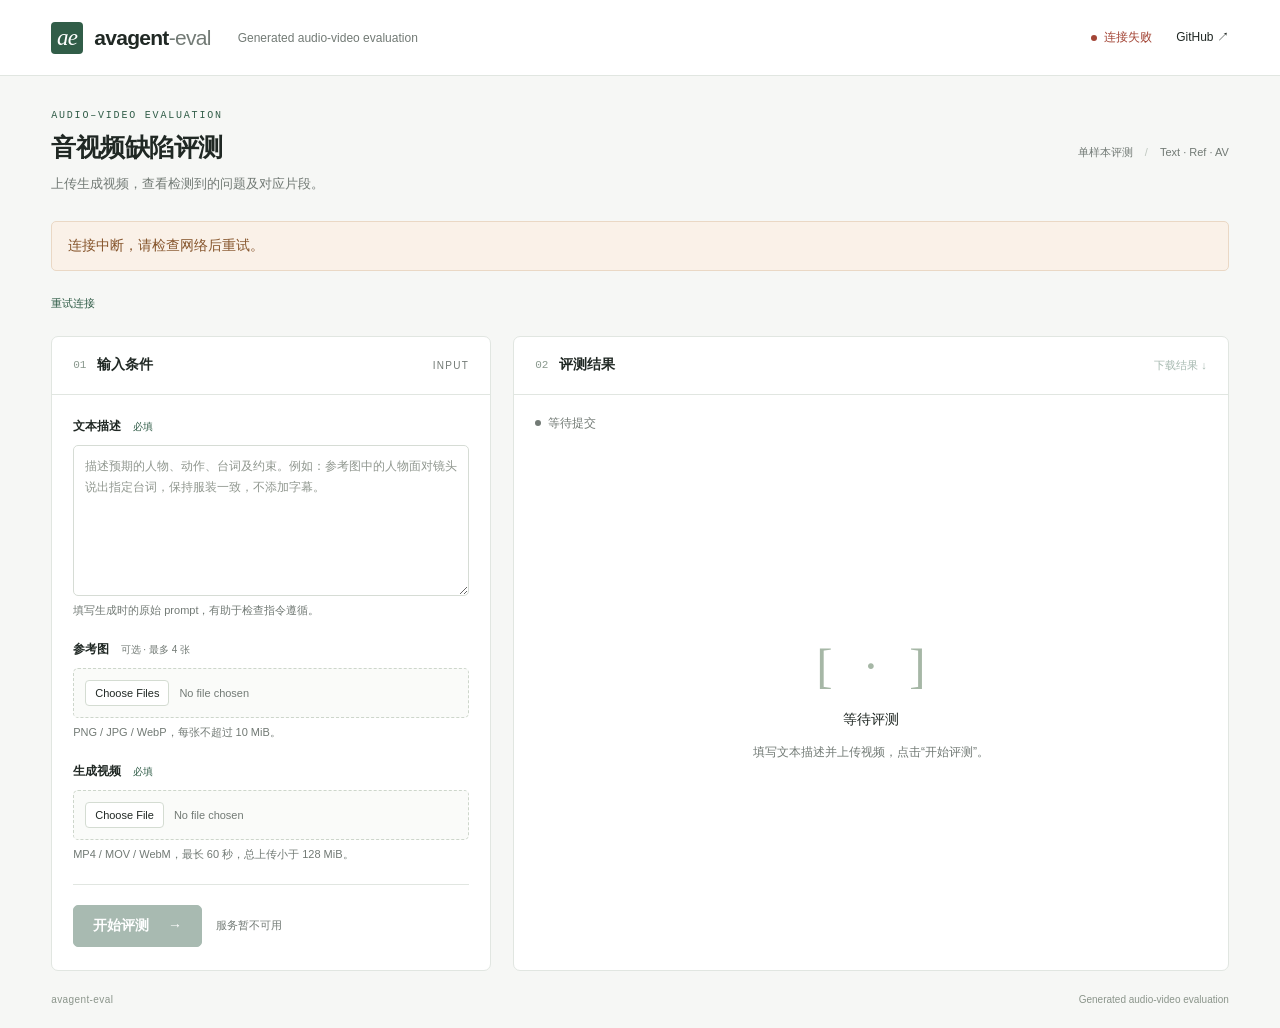
<file: web_app/index.html>
<!doctype html>
<html lang="zh-CN">
<head>
  <meta charset="utf-8">
  <meta name="viewport" content="width=device-width, initial-scale=1">
  <meta name="description" content="avagent-eval — 上传生成视频、文本描述与参考图，检测音视频问题并定位到对应片段。">
  <meta name="referrer" content="no-referrer">
  <title>avagent-eval · 音视频缺陷评测</title>
  <link rel="icon" href="icon.svg" type="image/svg+xml">
  <link rel="stylesheet" href="styles.css?v=20260910-align">
  <script src="config.js?v=20260910-evaluate" defer></script>
  <script src="job-events.js?v=20260910-evaluate" defer></script>
  <script src="app.js?v=20260910-evaluate" defer></script>
</head>
<body>
  <a class="skip" href="#main">跳转到评测</a>
  <header class="topbar">
    <a class="brand" href="./"><span class="brand-mark" aria-hidden="true">ae</span>avagent<span>-eval</span></a>
    <span class="header-caption">Generated audio-video evaluation</span>
    <div class="header-links"><span id="connection-status" class="status">正在连接…</span><a href="https://github.com/XuanhaoChang/AVagent-Eval" target="_blank" rel="noopener noreferrer">GitHub ↗</a></div>
  </header>
  <main id="main">
    <div class="page-heading"><div><p class="eyebrow">AUDIO–VIDEO EVALUATION</p><h1>音视频缺陷评测</h1><p>上传生成视频，查看检测到的问题及对应片段。</p></div><span class="mode-label">单样本评测 <span>/</span> Text · Ref · AV</span></div>
    <p id="notice" class="notice" role="status" aria-live="polite" hidden></p>
    <button id="retry-connection" class="text-button connection-retry" type="button" hidden>重试连接</button>
    <div class="workspace">
      <section class="panel inputs" aria-labelledby="input-title">
        <div class="panel-heading"><h2 id="input-title"><span class="section-number">01</span>输入条件</h2><span class="muted">INPUT</span></div>
        <form id="evaluation-form">
          <fieldset id="input-fields">
            <label class="field">文本描述 <span class="required">必填</span><textarea id="prompt" name="prompt" rows="6" maxlength="10000" required placeholder="描述预期的人物、动作、台词及约束。例如：参考图中的人物面对镜头说出指定台词，保持服装一致，不添加字幕。"></textarea><small>填写生成时的原始 prompt，有助于检查指令遵循。</small></label>
            <label class="field">参考图 <span class="optional">可选 · 最多 4 张</span><input id="references" name="references" type="file" accept="image/png,image/jpeg,image/webp" multiple><small>PNG / JPG / WebP，每张不超过 10 MiB。</small></label>
            <div id="reference-previews" class="reference-previews" aria-label="已选参考图"></div>
            <label class="field">生成视频 <span class="required">必填</span><input id="video-input" name="video" type="file" accept="video/mp4,video/quicktime,video/webm" required><small>MP4 / MOV / WebM，最长 60 秒，总上传小于 <span id="upload-limit">128</span> MiB。</small></label>
            <figure id="video-figure" hidden><video id="video-preview" controls preload="metadata" playsinline></video><figcaption id="video-caption"></figcaption></figure>
            <div class="submit-row"><button id="run" class="primary" type="submit" disabled>开始评测 <span aria-hidden="true">→</span></button><span id="submit-hint">正在连接服务…</span></div>
          </fieldset>
        </form>
      </section>
      <section class="panel output" aria-labelledby="output-title">
        <div class="panel-heading"><h2 id="output-title"><span class="section-number">02</span>评测结果</h2><div class="result-actions"><button id="cancel" class="text-button" hidden>停止评测</button><button id="download" class="text-button" disabled>下载结果 ↓</button></div></div>
        <div class="run-line"><span id="job-status" class="status">等待提交</span></div>
        <div id="job-updates" class="run-line" hidden><span id="event-status" class="muted" role="status" aria-live="polite"></span><button id="refresh-job" class="text-button" disabled>刷新结果 ↻</button></div>
        <div id="result-metrics" class="metrics" aria-label="本次评测结果" hidden><div><span>检测到的问题</span><strong id="metric-issues">—</strong></div><div><span>评测用时</span><strong id="metric-time">—<small> s</small></strong></div></div>
        <div id="empty-results" class="empty-results"><div class="empty-symbol" aria-hidden="true">[ · ]</div><h3>等待评测</h3><p>填写文本描述并上传视频，点击“开始评测”。</p></div>
        <div id="report" hidden>
          <div class="subheading"><h3>问题明细</h3></div>
          <p id="report-notice" class="result-note" role="status" hidden></p>
          <p id="no-issues" class="empty-note" hidden>本次未检测到问题。</p>
          <div id="issue-list" class="issue-list"></div>
        </div>
      </section>
    </div>
    <footer><span>avagent-eval</span><span>Generated audio-video evaluation</span></footer>
  </main>
</body>
</html>
</file>
<file: web_app/styles.css>
:root{--ink:#202824;--muted:#727a75;--line:#e1e6e1;--paper:#fff;--background:#f6f7f5;--accent:#315d48;--wash:#eaf1eb;--warning:#a56039;--radius:7px;color-scheme:light;font-family:"IBM Plex Sans","Noto Sans CJK SC","Microsoft YaHei",sans-serif;font-size:14px;color:var(--ink);background:var(--background)}
*{box-sizing:border-box}body{margin:0}button,input,textarea{font:inherit}a{color:inherit;text-decoration:none}button,a,input,textarea,summary{outline-offset:4px}button{cursor:pointer;border:1px solid #cfd7cf;border-radius:5px;padding:10px 16px;background:white;color:var(--ink);font-weight:600}button:hover:not(:disabled){border-color:var(--accent);background:#f0f4ef}button:disabled{cursor:not-allowed;opacity:.42}button:focus-visible,input:focus-visible,textarea:focus-visible,a:focus-visible,summary:focus-visible{outline:2px solid var(--accent)}[hidden]{display:none!important}.skip{position:fixed;left:12px;top:-60px;background:white;padding:12px;z-index:5}.skip:focus{top:12px}
.topbar{height:76px;border-bottom:1px solid var(--line);display:flex;align-items:center;gap:27px;padding:0 4vw;background:var(--paper)}.brand{display:flex;align-items:center;font-size:21px;font-weight:650;letter-spacing:-.7px;white-space:nowrap}.brand>span:last-child{font-weight:400;color:var(--muted)}.brand-mark{display:grid;place-items:center;width:32px;height:32px;margin-right:11px;background:var(--accent);color:white;border-radius:4px;font-family:Georgia,serif;font-style:italic;font-size:23px;font-weight:400}.header-caption{font-size:12px;color:var(--muted)}.header-links{margin-left:auto;display:flex;align-items:center;gap:24px;font-size:12px}.status{display:inline-flex;align-items:center;gap:7px;color:var(--muted);font-size:12px;white-space:nowrap}.status:before{content:"";width:6px;height:6px;border-radius:50%;background:currentColor}.status.good{color:var(--accent)}.status.bad{color:#a34536}.status.busy{color:#8b6a2e}
main{max-width:1424px;margin:auto;padding:34px 4vw 20px}.page-heading{display:flex;justify-content:space-between;gap:20px;align-items:center;margin-bottom:26px}.eyebrow{font-family:"IBM Plex Mono",Consolas,monospace;font-size:10px;letter-spacing:1.8px;color:var(--accent);margin:0 0 10px}h1{font-weight:600;font-size:25px;letter-spacing:-.5px;margin:0 0 9px}.page-heading p:last-child{font-size:13px;color:var(--muted);margin:0;line-height:1.7}.mode-label{font-size:11px;color:var(--muted);white-space:nowrap}.mode-label span{margin:0 9px;color:#bfc7bf}
.connection{border:1px solid var(--line);border-radius:var(--radius);background:#f0f3ef;margin-bottom:23px;padding:0 19px}.connection summary{cursor:pointer;padding:13px 0;font-size:12px;font-weight:600}.connection summary span{font-weight:400;color:var(--muted);margin-left:12px;font-size:11px}.connection-form{display:grid;grid-template-columns:1fr 1fr auto;align-items:start;gap:18px;padding:4px 0}.connection-form label{font-size:11px;display:block}.connection-form button{margin-top:21px}.connection input{margin:7px 0 0}.hint{font-size:11px;line-height:1.7;color:var(--muted);margin:11px 0 15px}small{font-size:11px;color:var(--muted);line-height:1.6}label small{display:block;margin-top:6px}.notice{background:#faf1e8;color:#86552c;border:1px solid #ead8c5;border-radius:5px;padding:12px 16px;margin-bottom:20px;white-space:pre-wrap;overflow-wrap:anywhere;line-height:1.7}
.workspace{display:grid;grid-template-columns:minmax(300px,.83fr) minmax(0,1.35fr);gap:22px;align-items:start}.panel{background:var(--paper);border:1px solid var(--line);border-radius:var(--radius);overflow:hidden}.panel-heading{height:58px;padding:0 21px;display:flex;align-items:center;justify-content:space-between;gap:12px;border-bottom:1px solid var(--line)}h2{font-size:14px;font-weight:600;margin:0;display:flex;align-items:center;gap:11px}.section-number{font-family:Consolas,monospace;font-size:11px;font-weight:400;color:#8a998e}.muted{color:var(--muted);font-size:10px}.panel-heading>.muted{letter-spacing:1.3px}fieldset{border:0;margin:0;padding:23px 21px}.field{display:block;font-size:12px;font-weight:600;margin-bottom:21px}.field small{font-weight:400}.required,.optional{font-size:10px;font-weight:400;margin-left:8px;color:var(--muted)}.required{color:var(--accent)}input:not([type=file]),textarea{display:block;width:100%;padding:10px 11px;background:white;border:1px solid #d6dcd5;border-radius:5px;color:var(--ink)}textarea{margin-top:10px;resize:vertical;line-height:1.8;min-height:146px;font-size:12px;font-weight:400}textarea::placeholder,input::placeholder{color:#90978f}input[type=file]{display:block;width:100%;margin-top:10px;border:1px dashed #cdd6cb;border-radius:5px;padding:11px;font-size:11px;font-weight:400;color:var(--muted);background:#fafbf9}input::file-selector-button{font:inherit;background:white;border:1px solid #d4dcd2;border-radius:4px;padding:6px 9px;margin-right:10px;color:var(--ink);cursor:pointer}.reference-previews{display:flex;gap:8px;flex-wrap:wrap}.reference-previews:empty{display:none}.reference-previews img{width:60px;height:60px;object-fit:contain;border:1px solid var(--line);border-radius:4px;margin-bottom:18px;background:#f6f7f5}figure{margin:0 0 20px}video{display:block;width:100%;max-height:240px;background:#151b17;border-radius:5px}figcaption{font-size:10px;color:var(--muted);margin-top:7px;overflow-wrap:anywhere}.submit-row{border-top:1px solid var(--line);padding-top:20px;display:flex;align-items:center;gap:14px}.primary{background:var(--accent);border-color:var(--accent);color:white;padding:11px 19px;white-space:nowrap}.primary:hover:not(:disabled){background:#244b38;color:white}.primary span{margin-left:15px}.submit-row>span{color:var(--muted);font-size:11px;line-height:1.6}.text-button{border:0;padding:5px 0;background:transparent;font-weight:400;font-size:11px;color:var(--accent);white-space:nowrap}.text-button:hover:not(:disabled){background:transparent;text-decoration:underline}.result-actions{display:flex;gap:17px}
.run-line{padding:20px 21px 0;display:flex;align-items:center;justify-content:space-between;gap:10px}.mono{font-family:"IBM Plex Mono",Consolas,monospace;color:var(--muted);font-size:10px}.metrics{display:grid;grid-template-columns:1fr 1fr 1fr;padding:23px 0 25px;margin:0 21px;border-bottom:1px solid var(--line)}.metrics>div{padding-left:20px;border-left:1px solid var(--line)}.metrics>div:first-child{padding-left:0;border-left:0}.metrics span{font-size:11px;color:var(--muted);display:block;margin-bottom:10px}.metrics strong{font-family:"IBM Plex Mono",Consolas,monospace;font-size:29px;font-weight:400;letter-spacing:-1px}.metrics strong small{font-family:inherit;font-size:12px;letter-spacing:0}.empty-results{min-height:330px;display:flex;flex-direction:column;align-items:center;justify-content:center;padding:30px 20px;text-align:center}.empty-symbol{font-family:Georgia,serif;font-size:49px;color:#a6b7a6;letter-spacing:10px;padding-left:10px;margin-bottom:17px}.empty-results h3{font-size:14px;font-weight:500;margin:0 0 12px}.empty-results p{font-size:12px;line-height:1.95;color:var(--muted);margin:0}.empty-results>span{margin-top:20px;font-size:10px;color:#899087}.legend{display:flex;gap:19px;border-top:1px solid var(--line);padding:14px 21px;background:#fcfdfb;font-size:10px;color:var(--muted)}.legend span{display:flex;align-items:center;gap:6px}.legend-dot{display:inline-block;width:6px;height:6px;border-radius:50%}.detected{background:#b8744e}.clear{background:#5f806b}.unknown{background:#a2a8a0}
#report{padding:0 21px 21px}.subheading{display:flex;justify-content:space-between;align-items:center;gap:12px;margin:23px 0 14px}.subheading h3{font-size:12px;font-weight:600;margin:0}.issue{border:1px solid var(--line);border-left:3px solid #b8744e;border-radius:4px;padding:13px 14px;margin-bottom:10px;overflow-wrap:anywhere}.issue-top{display:flex;gap:12px;justify-content:space-between;align-items:start}.issue h4{font-size:12px;line-height:1.7;margin:0;font-weight:600}.issue p{font-size:12px;line-height:1.8;margin:7px 0;color:#525e54;white-space:pre-wrap}.issue .issue-location{font-family:Consolas,monospace;color:var(--muted);font-size:10px;margin-bottom:0;line-height:1.8}.issue-confidence{font-size:10px;white-space:nowrap;color:var(--muted);padding-top:3px}.check-list{border-top:1px solid var(--line)}.check-row{border-bottom:1px solid var(--line);padding:11px 0}.check-row summary{display:flex;align-items:center;justify-content:space-between;gap:12px;cursor:pointer;font-size:11px;list-style:none}.check-row summary>span:first-child:before{content:"+";font-family:Consolas,monospace;color:#9ba69b;margin-right:8px}.check-row[open] summary>span:first-child:before{content:"−"}.check-label{font-size:10px;padding:3px 6px;border-radius:3px;white-space:nowrap}.check-label.detected{background:#f7ede5;color:#996240}.check-label.not_detected{background:#edf3ed;color:#55725d}.check-label.not_evaluable{background:#f0f1ee;color:#7a8175}.check-row p{font-size:11px;line-height:1.8;color:var(--muted);padding-left:15px;margin:10px 0 2px;white-space:pre-wrap;overflow-wrap:anywhere}.report-details{margin-top:19px;font-size:11px;color:var(--muted);line-height:1.8}.report-details summary{cursor:pointer}.report-details pre{white-space:pre-wrap;overflow-wrap:anywhere;font-size:10px}.empty-note{padding:8px 0;color:var(--muted);font-size:12px;line-height:1.8}
.history{margin-top:24px}.history h2{font-size:12px}#history-list{padding:0 21px}.history-row{display:grid;grid-template-columns:105px minmax(0,1fr) 110px auto 145px;gap:16px;align-items:center;padding:15px 0;border-bottom:1px solid var(--line);font-size:11px}.history-row:last-child{border-bottom:0}.history-file{overflow:hidden;text-overflow:ellipsis;white-space:nowrap}.history-row time{font-size:10px;color:var(--muted)}footer{display:flex;justify-content:space-between;padding:23px 0 3px;color:#8b958b;font-size:10px}footer>span:first-child{letter-spacing:.4px}
@media(min-width:1600px){main{padding-left:20px;padding-right:20px}.topbar{padding-left:max(4vw,calc((100vw - 1384px)/2));padding-right:max(4vw,calc((100vw - 1384px)/2))}}
@media(max-width:960px){.header-caption,.mode-label{display:none}.workspace{grid-template-columns:1fr 1.2fr;gap:15px}.connection-form{grid-template-columns:1fr 1fr}.connection-form button{margin:0;justify-self:start}.connection summary span{display:none}.subheading>.muted{max-width:100px;text-align:right;line-height:1.6}.metrics strong{font-size:25px}.metrics>div{padding-left:11px}}
@media(max-width:720px){.topbar{height:64px;padding:0 20px}.brand{font-size:19px}.header-links{gap:13px}.header-links .status{font-size:10px}main{padding:26px 17px 15px}.page-heading{margin-bottom:22px}h1{font-size:22px}.workspace{grid-template-columns:1fr;gap:20px}.connection-form{grid-template-columns:1fr;gap:13px}.connection-form button{margin-top:0}.panel-heading{padding:0 17px}fieldset{padding:20px 17px}.empty-results{min-height:260px}.history-row{grid-template-columns:1fr auto;gap:9px}.history-row time{grid-column:1;grid-row:2}.history-row button{grid-column:2;grid-row:2}.history-row .mono{display:none}.legend{gap:14px}footer{gap:16px;line-height:1.7}.connection{padding:0 14px}}
.connection-retry{margin:0 0 20px}
.metrics{grid-template-columns:repeat(2,minmax(0,1fr))}.result-note{font-size:12px;line-height:1.8;color:#86552c;background:#faf6ef;border-radius:4px;padding:10px 13px;white-space:pre-wrap;overflow-wrap:anywhere}
@media(max-width:640px){.connection-form{grid-template-columns:1fr}.connection-form button{margin-top:0;justify-self:start}}
@media(prefers-reduced-motion:no-preference){button{transition:background .15s,border-color .15s}.status.busy:before{animation:pulse 1.5s infinite}@keyframes pulse{50%{opacity:.25}}}

/* Align the columns without changing their original dimensions. */
@media(min-width:721px){
  .workspace{align-items:stretch}
  .output{display:flex;flex-direction:column}
  .output>.panel-heading{flex-shrink:0}
  .empty-results{flex:1}
}
</file>
